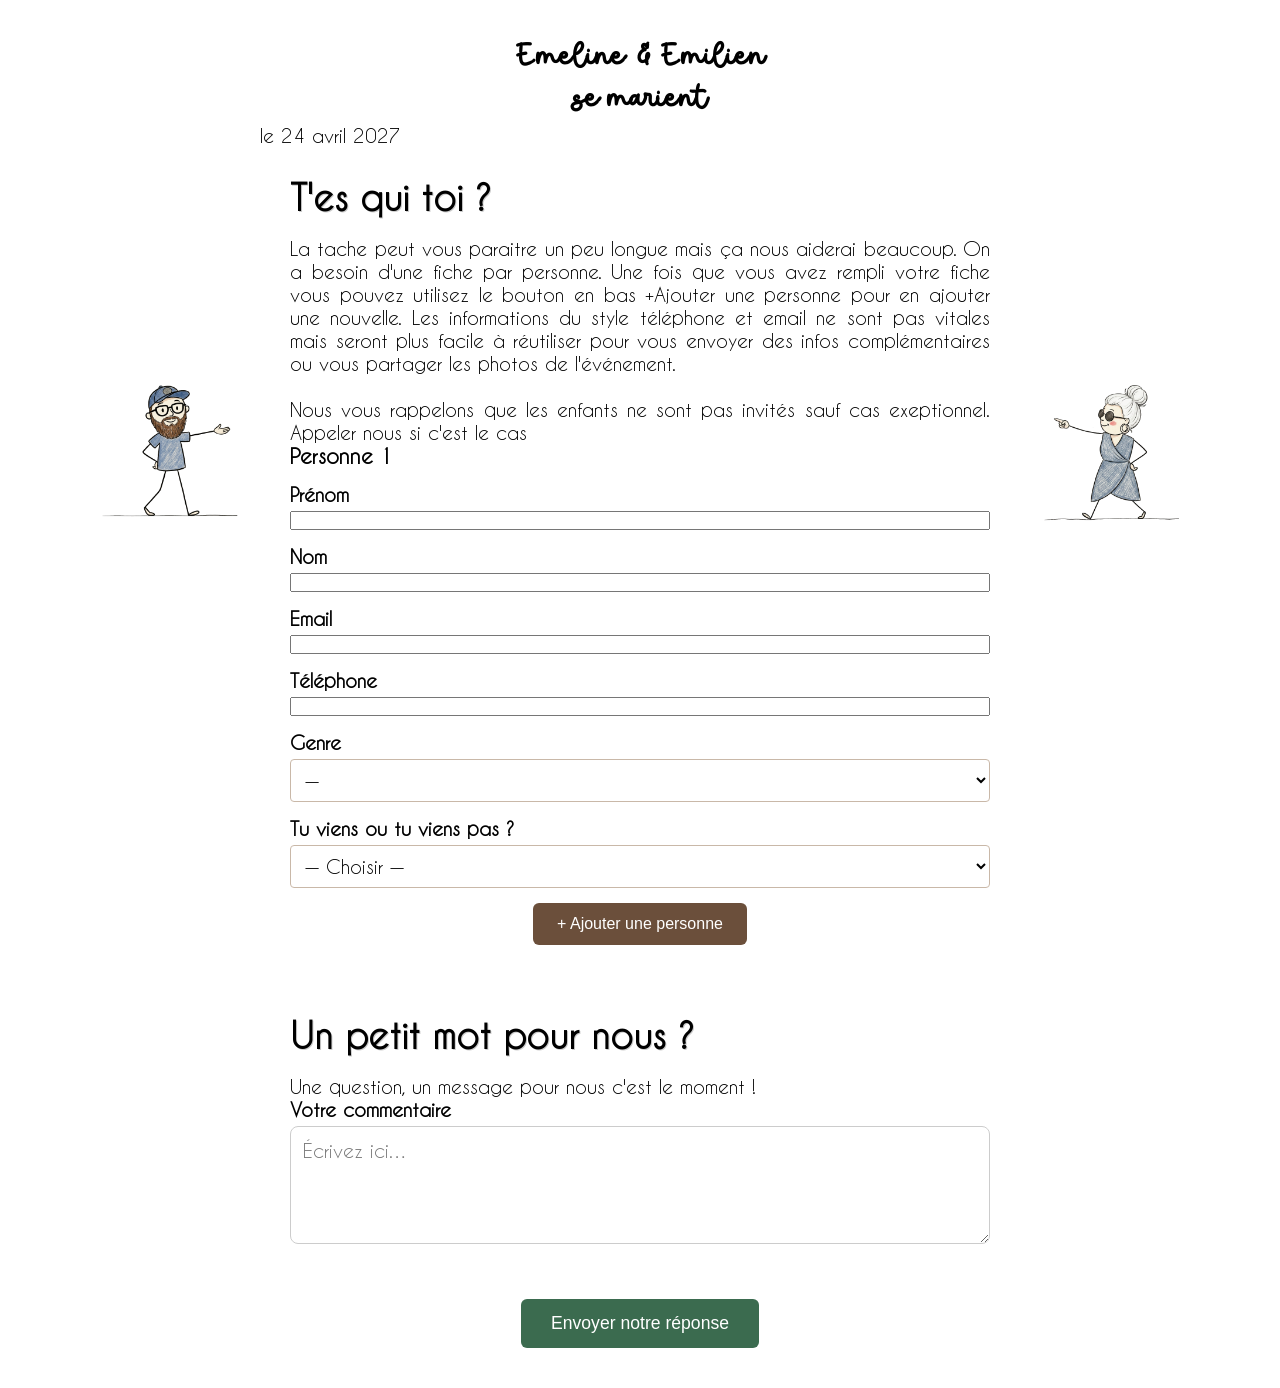
<file: index.html>
<!DOCTYPE html>
<html lang="fr">
<head>
<meta charset="UTF-8">
<meta name="viewport" content="width=device-width, initial-scale=1.0">
<title>Mariage Emeline & Emilien — 24 avril 2027</title>
<link rel="stylesheet" href="style.css">
</head>
<body>
<div id="fond-anime" aria-hidden="true"></div>

<!-- ============================================================
     FORMULAIRE — page unique
     ============================================================ -->
<div id="form-container">
  <form id="rsvp-form" action="https://api.web3forms.com/submit" method="POST" autocomplete="off">

    <input type="hidden" name="access_key" value="70844ea2-02ba-4b14-b611-c4b241e174a0">
    <input type="hidden" name="subject" value="Nouvelle réponse mariage Emeline & Emilien">
    <input type="hidden" name="version" id="input-version" value="a">

<header class="entete">
  <h1>
    <span class="ligne-mobile">Emeline<br>&<br>Emilien<br>se marient</span>
    <span class="ligne-desktop">Emeline & Emilien<br>se marient</span>
  </h1>
  <p class="date">le 24 avril 2027</p>
</header>

    <!-- Guides visuels : le pere a gauche, la mere a droite -->
    <img id="guide-pere" class="guide-personnage" src="images/pereparici.png" alt="" aria-hidden="true">
    <img id="guide-mere" class="guide-personnage" src="images/mereparici.png" alt="" aria-hidden="true">
    <img id="guide-fils"  class="guide-personnage guide-enfant hidden"
     src="images/filsdanse.gif" alt="">
<img id="guide-fille" class="guide-personnage guide-enfant hidden"
     src="images/filledanse.gif" alt="">
    <!-- ---------- BLOC 1 : LES INVITÉS ---------- -->
    <section class="cadre" id="bloc-invites">
      <h2>T'es qui toi ?</h2>
        <p class="intro-bloc">
        La tache peut vous paraitre un peu longue mais ça nous aiderai beaucoup. On a besoin d'une fiche par personne. Une fois que vous avez rempli votre fiche vous pouvez utilisez le bouton en bas +Ajouter une personne pour en ajouter une nouvelle. Les informations du style téléphone et email ne sont pas vitales mais seront plus facile à réutiliser pour vous envoyer des infos complémentaires ou vous partager les photos de l'événement.
        </p>
        <br>
        <p>Nous vous rappelons que les enfants ne sont pas invités sauf cas exeptionnel. Appeler nous si c'est le cas</p>
      <div id="personnes-container">

        <!-- ===== FICHE 1 (toujours visible) ===== -->
        <div class="fiche-personne" data-index="1">
          <div class="fiche-header">
            <span class="fiche-numero">Toi</span>
          </div>

          <div class="ligne-2col">
            <div class="champ">
              <label for="p1_prenom">Prénom</label>
              <input type="text" id="p1_prenom" name="p1_prenom" required>
            </div>
            <div class="champ">
              <label for="p1_nom">Nom</label>
              <input type="text" id="p1_nom" name="p1_nom" required>
            </div>
          </div>

          <div class="ligne-2col">
            <div class="champ">
              <label for="p1_email">Email</label>
              <input type="email" id="p1_email" name="p1_email">
            </div>
            <div class="champ">
              <label for="p1_tel">Téléphone</label>
              <input type="tel" id="p1_tel" name="p1_tel">
            </div>
          </div>

          <div class="champ">
            <label for="p1_genre">Genre</label>
            <select id="p1_genre" name="p1_genre">
              <option value="">—</option>
              <option value="homme">Homme</option>
              <option value="femme">Femme</option>
              <option value="licorne">Licorne</option>
              <option value="nain">Nain</option>
            </select>
          </div>

          <div class="champ">
            <label for="p1_presence">Tu viens ou tu viens pas ?</label>
            <select id="p1_presence" name="p1_presence" class="select-presence" required>
              <option value="">— Choisir —</option>
              <option value="absent"                       >Absent(e), hélas. J'ai aquaponey</option>
              <option value="vin"     data-versions="a b c">Vin d'honneur uniquement</option>
              <option value="soir"    data-versions="a b"  >Vin d'honneur + soirée</option>
              <option value="journee" data-versions="a"    >Toute la journée,</option>
              <option value="retour"  data-versions="a"    >La journée et le lendemain</option>
            </select>
          </div>

          <!-- Conditionnel : repas -->
          <div class="conditionnel hidden" data-show-if="repas">
            <div class="champ">
              <label for="p1_regime">Des restrictions alimentaires ?</label>
              <select id="p1_regime" name="p1_regime">
                <option value=""         >— Choisir —</option>
                <option value="aucune"   >Non, je mange de tout</option>
                <option value="cannibale">Cannibale</option>
                <option value="vege"     >Végétarien</option>
                <option value="vegan"    >Vegan</option>
                <option value="kasher"   >Kasher</option>
                <option value="hallal"   >Hallal</option>
                <option value="demander" >Demander à ma femme</option>
              </select>
            </div>
            <div class="champ">
              <label for="p1_allergies">Allergies alimentaires (précisez)</label>
              <input type="text" id="p1_allergies" name="p1_allergies"
                     placeholder="Arachides, fruits de mer, noix, légumes…">
            </div>
          </div>

          <!-- Conditionnel : logement -->
          <div class="conditionnel hidden" data-show-if="logement">
            <div class="champ">
              <label for="p1_logement">Besoin d'un hébergement ?</label>
              <p>On peut vous aider à trouver un logement, en fonction du nombre on peut trouver des solutions, mais on reprendra contact avec les intéressés.</p>
              <select id="p1_logement" name="p1_logement">
                <option value=""   >— Choisir —</option>
                <option value="non">Non merci</option>
                <option value="oui">Oui</option>
              </select>
            </div>
          </div>
          <div class="conditionnel hidden" data-show-if="aide">
  <div class="champ">
    <label for="p1_aide">Prêt(e) à donner un coup de main pendant la journée ?</label>
    <p>On a besoin de vous pendant la journée si chacun en fait un peu ce ne sera lourd pour personne</p>
    <select id="p1_aide" name="p1_aide">
      <option value="">— Choisir —</option>
      <option value="non">Non, désolé</option>
      <option value="oui">Oui, avec plaisir</option>
    </select>
  </div>
  <div class="ligne-2col">
     <div class="champ">
       <label for="p1_chanson1">Une chanson que tu voudrais entendre</label>
       <input type="text" id="p1_chanson1" name="p1_chanson1" placeholder="Titre — Artiste">
     </div>
      <div class="champ">
        <label for="p1_chanson2">Une autre ! une autre !</label>
       <input type="text" id="p1_chanson2" name="p1_chanson2" placeholder="Titre — Artiste">
     </div>
    </div>
  </div>
</div>
        <!-- ===== FIN FICHE 1 ===== -->

        <!-- Les fiches 2 à 8 sont clonées en JS depuis la fiche 1 [LOT 1] -->
<button type="button" class="btn-supprimer hidden" aria-label="Supprimer cette personne">✕ Supprimer cette personne</button>
      </div>

      <button type="button" id="btn-ajouter">+ Ajouter une personne</button>
    </section>
    <!-- ---------- BLOC COMMENTAIRE ---------- -->
    <section class="cadre" id="bloc-commentaire">
      <h2>Un petit mot pour nous ?</h2>
      <p class="intro-bloc">
        Une question, un message pour nous c'est le moment !
      </p>
      <div class="champ">
        <label for="commentaire">Votre commentaire</label>
        <textarea id="commentaire" name="commentaire" rows="4"
                  placeholder="Écrivez ici…"></textarea>
      </div>
    </section>
<!-- ---------- ENVOI ---------- -->
    <div class="zone-envoi">
      <button type="submit" id="btn-envoyer">Envoyer notre réponse</button>
      <p class="message-erreur hidden" id="message-erreur"></p>
    </div>

  </form>
</div>


<!-- ============================================================
     ÉCRAN FINAL
     ============================================================ -->
<div id="end-screen" class="hidden">
  <img id="img-fin" src="images/mariagefamille.png" alt="Les mariés">
  <h2>Merci pour votre réponse !</h2>
  <p>Nous avons hâte de célébrer ce jour avec vous.</p>
</div>

<script src="script.js"></script>
<script type="module" src="https://static.cloudflareinsights.com/beacon.min.js/v31edd6df95cf4e85bb4c19e7a9bdbcba1788362987495" integrity="sha512-iIg7k2xntmwu6/uSb5tpc/hySgZc4eoL31yB29W6tJFo2akwjPWcEqnCEdJvGexCL0KEQwVYv5BlowfhVz26hg==" data-cf-beacon='{"version":"2024.11.0","token":"8607d2a720d14b038279025b2b5a82e5","spa":2}' crossorigin="anonymous"></script>
</body>
</html>
</file>
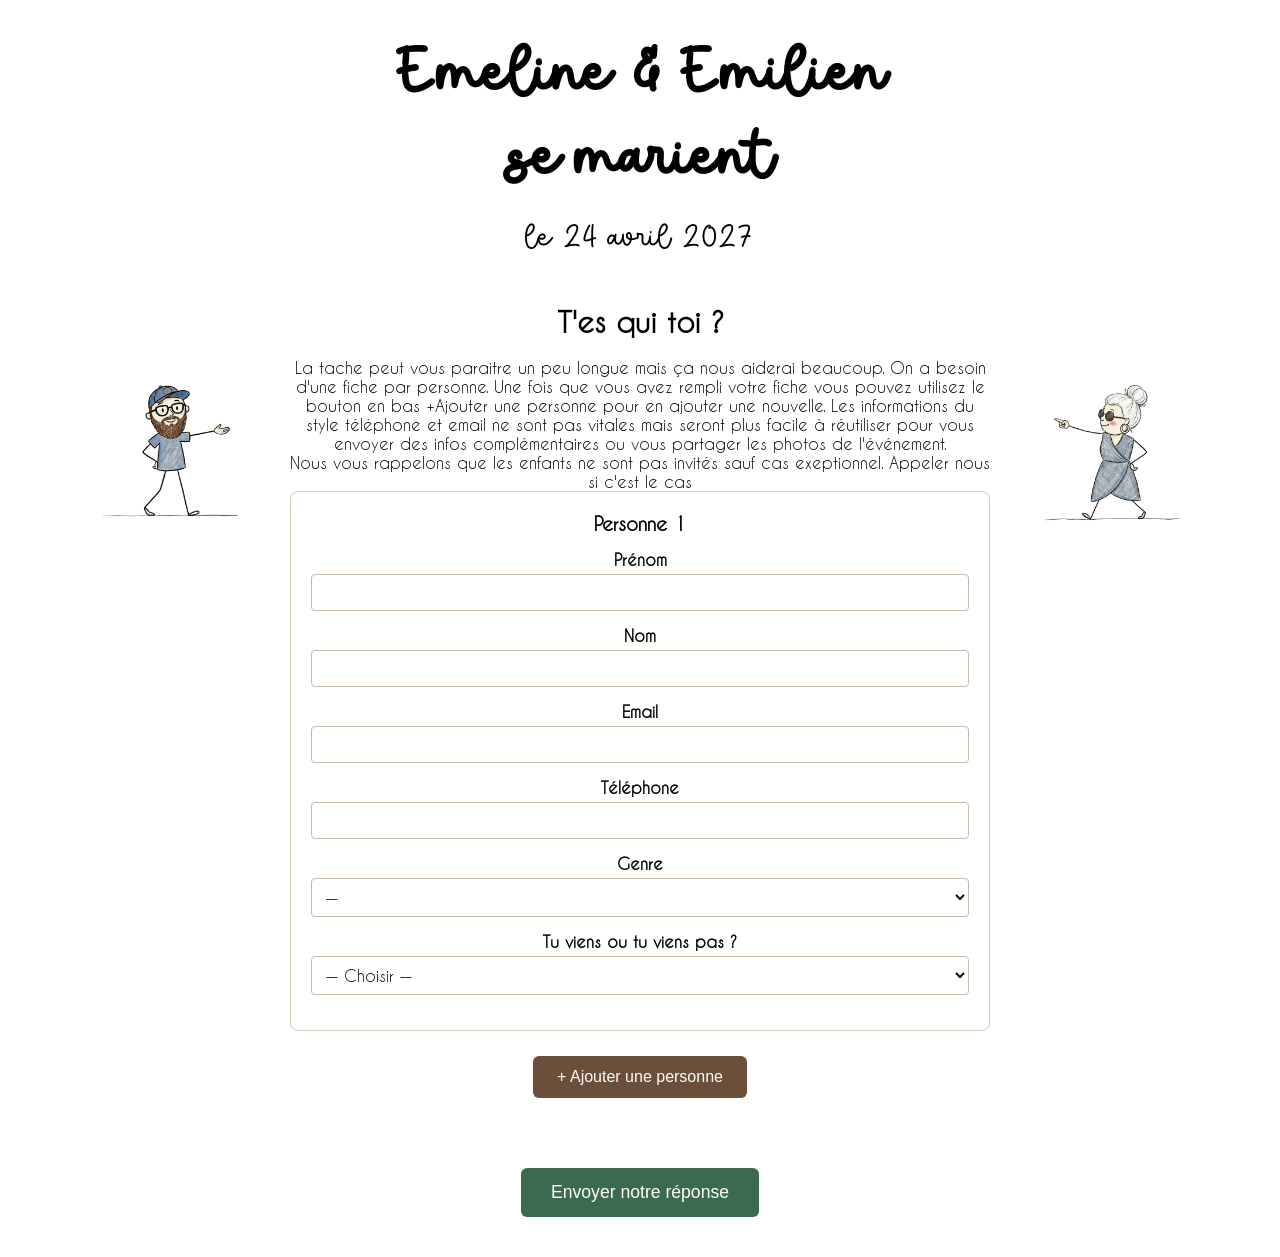
<file: mariageTest1/index.html>
<!DOCTYPE html>
<html lang="fr">
<head>
<meta charset="UTF-8">
<meta name="viewport" content="width=device-width, initial-scale=1.0">
<title>Mariage Emeline & Emilien — 24 avril 2027</title>
<link rel="stylesheet" href="style.css">
</head>
<body>
<div id="fond-anime" aria-hidden="true"></div>

<!-- ============================================================
     FORMULAIRE — page unique
     ============================================================ -->
<div id="form-container">
  <form id="rsvp-form" action="https://formbold.com/s/3dJxx" method="POST" autocomplete="off">

    <input type="hidden" name="version" id="input-version" value="a">

<header class="entete">
  <h1>
    <span class="ligne-mobile">Emeline<br>&<br>Emilien<br>se marient</span>
    <span class="ligne-desktop">Emeline & Emilien<br>se marient</span>
  </h1>
  <p class="date">le 24 avril 2027</p>
</header>

    <!-- Guides visuels : le pere a gauche, la mere a droite -->
    <img id="guide-pere" class="guide-personnage" src="images/pereparici.png" alt="" aria-hidden="true">
    <img id="guide-mere" class="guide-personnage" src="images/mereparici.png" alt="" aria-hidden="true">
    <img id="guide-fils"  class="guide-personnage guide-enfant hidden"
     src="images/filsdanse.gif" alt="">
<img id="guide-fille" class="guide-personnage guide-enfant hidden"
     src="images/filledanse.gif" alt="">
    <!-- ---------- BLOC 1 : LES INVITÉS ---------- -->
    <section class="cadre" id="bloc-invites">
      <h2>T'es qui toi ?</h2>
      <p class="intro-bloc">
        La tache peut vous paraitre un peu longue mais ça nous aiderai beaucoup. On a besoin d'une fiche par personne. Une fois que vous avez rempli votre fiche vous pouvez utilisez le bouton en bas +Ajouter une personne pour en ajouter une nouvelle. Les informations du style téléphone et email ne sont pas vitales mais seront plus facile à réutiliser pour vous envoyer des infos complémentaires ou vous partager les photos de l'événement.
      </p>
<p>Nous vous rappelons que les enfants ne sont pas invités sauf cas exeptionnel. Appeler nous si c'est le cas</p>
      <div id="personnes-container">

        <!-- ===== FICHE 1 (toujours visible) ===== -->
        <div class="fiche-personne" data-index="1">
          <div class="fiche-header">
            <span class="fiche-numero">Toi</span>
            <button type="button" class="btn-supprimer" aria-label="Supprimer">✕</button>
          </div>

          <div class="ligne-2col">
            <div class="champ">
              <label for="p1_prenom">Prénom</label>
              <input type="text" id="p1_prenom" name="p1_prenom" required>
            </div>
            <div class="champ">
              <label for="p1_nom">Nom</label>
              <input type="text" id="p1_nom" name="p1_nom" required>
            </div>
          </div>

          <div class="ligne-2col">
            <div class="champ">
              <label for="p1_email">Email</label>
              <input type="email" id="p1_email" name="p1_email">
            </div>
            <div class="champ">
              <label for="p1_tel">Téléphone</label>
              <input type="tel" id="p1_tel" name="p1_tel">
            </div>
          </div>

          <div class="champ">
            <label for="p1_genre">Genre</label>
            <select id="p1_genre" name="p1_genre">
              <option value="">—</option>
              <option value="homme">Homme</option>
              <option value="femme">Femme</option>
              <option value="licorne">Licorne</option>
              <option value="nain">Nain</option>
            </select>
          </div>

          <div class="champ">
            <label for="p1_presence">Tu viens ou tu viens pas ?</label>
            <select id="p1_presence" name="p1_presence" class="select-presence" required>
              <option value="">— Choisir —</option>
              <option value="absent">Absent(e), hélas. J'ai aquaponey</option>
              <option value="vin"    data-versions="a b c">Vin d'honneur uniquement</option>
              <option value="soir"   data-versions="a b">Vin d'honneur + soirée</option>
              <option value="journee" data-versions="a">Toute la journée,</option>
              <option value="retour"  data-versions="a">La journée et le lendemain</option>
            </select>
          </div>

          <!-- Conditionnel : repas -->
          <div class="conditionnel hidden" data-show-if="repas">
            <div class="champ">
              <label for="p1_regime">Des restrictions alimentaires ?</label>
              <select id="p1_regime" name="p1_regime">
                <option value="aucune">Non, je mange de tout</option>
                <option value="cannibale">Cannibale</option>
                <option value="vege">Végétarien</option>
                <option value="vegan">Vegan</option>
                <option value="kasher">Kasher</option>
                <option value="hallal">Hallal</option>
                <option value="demander">Demander à ma femme</option>
              </select>
            </div>
            <div class="champ">
              <label for="p1_allergies">Allergies alimentaires (précisez)</label>
              <input type="text" id="p1_allergies" name="p1_allergies"
                     placeholder="Arachides, fruits de mer, noix, légumes…">
            </div>
          </div>

          <!-- Conditionnel : logement -->
          <div class="conditionnel hidden" data-show-if="logement">
            <div class="champ">
              <label for="p1_logement">Besoin d'un hébergement ?</label>
              <p>On peut vous aider à trouver un logement, en fonction du nombre on peut trouver des solutions, mais on reprendra contact avec les intéressés.</p>
              <select id="p1_logement" name="p1_logement">
                <option value="non">Non merci</option>
                <option value="oui">Oui</option>
                <option value="peutetre">Peut-être</option>
              </select>
            </div>
          </div>
          <div class="conditionnel hidden" data-show-if="aide">
  <div class="champ">
    <label for="p1_aide">Prêt(e) à donner un coup de main pendant la journée ?</label>
    <p>On a besoin de vous pendant la journée si chacun en fait un peu ce ne sera lourd pour personne</p>
    <select id="p1_aide" name="p1_aide">
      <option value="">— Choisir —</option>
      <option value="non">Non, désolé</option>
      <option value="oui">Oui, avec plaisir</option>
      <option value="peutetre">Peut-être, dites-moi ce qu'il faut faire</option>
    </select>
  </div>
  <div class="ligne-2col">
     <div class="champ">
       <label for="p1_chanson1">Une chanson que tu voudrais entendre</label>
       <input type="text" id="p1_chanson1" name="p1_chanson1" placeholder="Titre — Artiste">
     </div>
      <div class="champ">
        <label for="p1_chanson2">Une deuxième chanson</label>
       <input type="text" id="p1_chanson2" name="p1_chanson2" placeholder="Titre — Artiste">
     </div>
    </div>
           <div class="zone-gif"></div>
 </div>
          <div class="zone-gif"></div>
        </div>
        <!-- ===== FIN FICHE 1 ===== -->

        <!-- Les fiches 2 à 8 sont clonées en JS depuis la fiche 1 [LOT 1] -->

      </div>

      <button type="button" id="btn-ajouter">+ Ajouter une personne</button>
    </section>

<!-- ---------- ENVOI ---------- -->
    <div class="zone-envoi">
      <button type="submit" id="btn-envoyer">Envoyer notre réponse</button>
      <p class="message-erreur hidden" id="message-erreur"></p>
    </div>

  </form>
</div>


<!-- ============================================================
     ÉCRAN FINAL
     ============================================================ -->
<div id="end-screen" class="hidden">
  <img id="img-fin" src="images/mariagefamille.png" alt="Les mariés">
  <h2>Merci pour votre réponse !</h2>
  <p>Nous avons hâte de célébrer ce jour avec vous.</p>
</div>

<script src="script.js"></script>
<script type="module" src="https://static.cloudflareinsights.com/beacon.min.js/v31edd6df95cf4e85bb4c19e7a9bdbcba1788362987495" integrity="sha512-iIg7k2xntmwu6/uSb5tpc/hySgZc4eoL31yB29W6tJFo2akwjPWcEqnCEdJvGexCL0KEQwVYv5BlowfhVz26hg==" data-cf-beacon='{"version":"2024.11.0","token":"8607d2a720d14b038279025b2b5a82e5","spa":2}' crossorigin="anonymous"></script>
</body>
</html>
</file>
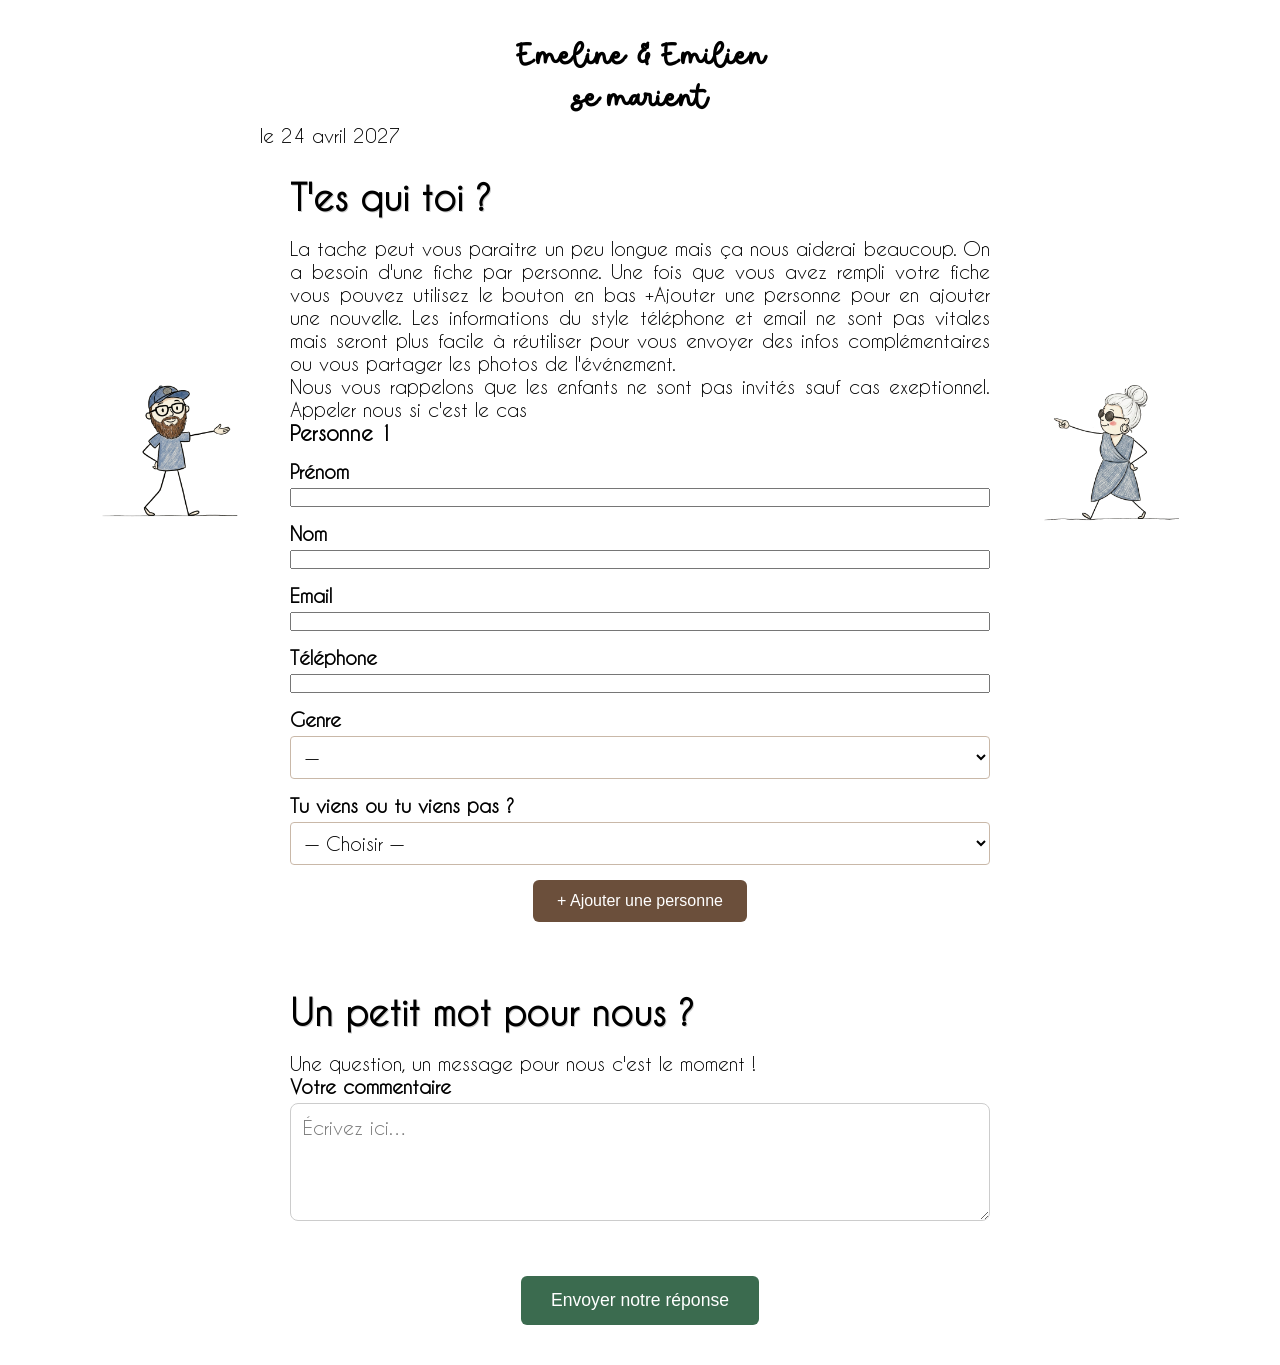
<file: index .html>
<!DOCTYPE html>
<html lang="fr">
<head>
<meta charset="UTF-8">
<meta name="viewport" content="width=device-width, initial-scale=1.0">
<title>Mariage Emeline & Emilien — 24 avril 2027</title>
<link rel="stylesheet" href="style.css">
</head>
<body>
<div id="fond-anime" aria-hidden="true"></div>

<!-- ============================================================
     FORMULAIRE — page unique
     ============================================================ -->
<div id="form-container">
  <form id="rsvp-form" action="https://formbold.com/s/3dJxx" method="POST" autocomplete="off">

    <input type="hidden" name="version" id="input-version" value="a">

<header class="entete">
  <h1>
    <span class="ligne-mobile">Emeline<br>&<br>Emilien<br>se marient</span>
    <span class="ligne-desktop">Emeline & Emilien<br>se marient</span>
  </h1>
  <p class="date">le 24 avril 2027</p>
</header>

    <!-- Guides visuels : le pere a gauche, la mere a droite -->
    <img id="guide-pere" class="guide-personnage" src="images/pereparici.png" alt="" aria-hidden="true">
    <img id="guide-mere" class="guide-personnage" src="images/mereparici.png" alt="" aria-hidden="true">
    <img id="guide-fils"  class="guide-personnage guide-enfant hidden"
     src="images/filsdanse.gif" alt="">
<img id="guide-fille" class="guide-personnage guide-enfant hidden"
     src="images/filledanse.gif" alt="">
    <!-- ---------- BLOC 1 : LES INVITÉS ---------- -->
    <section class="cadre" id="bloc-invites">
      <h2>T'es qui toi ?</h2>
      <p class="intro-bloc">
        La tache peut vous paraitre un peu longue mais ça nous aiderai beaucoup. On a besoin d'une fiche par personne. Une fois que vous avez rempli votre fiche vous pouvez utilisez le bouton en bas +Ajouter une personne pour en ajouter une nouvelle. Les informations du style téléphone et email ne sont pas vitales mais seront plus facile à réutiliser pour vous envoyer des infos complémentaires ou vous partager les photos de l'événement.
      </p>
<p>Nous vous rappelons que les enfants ne sont pas invités sauf cas exeptionnel. Appeler nous si c'est le cas</p>
      <div id="personnes-container">

        <!-- ===== FICHE 1 (toujours visible) ===== -->
        <div class="fiche-personne" data-index="1">
          <div class="fiche-header">
            <span class="fiche-numero">Toi</span>
          </div>

          <div class="ligne-2col">
            <div class="champ">
              <label for="p1_prenom">Prénom</label>
              <input type="text" id="p1_prenom" name="p1_prenom" required>
            </div>
            <div class="champ">
              <label for="p1_nom">Nom</label>
              <input type="text" id="p1_nom" name="p1_nom" required>
            </div>
          </div>

          <div class="ligne-2col">
            <div class="champ">
              <label for="p1_email">Email</label>
              <input type="email" id="p1_email" name="p1_email">
            </div>
            <div class="champ">
              <label for="p1_tel">Téléphone</label>
              <input type="tel" id="p1_tel" name="p1_tel">
            </div>
          </div>

          <div class="champ">
            <label for="p1_genre">Genre</label>
            <select id="p1_genre" name="p1_genre">
              <option value="">—</option>
              <option value="homme">Homme</option>
              <option value="femme">Femme</option>
              <option value="licorne">Licorne</option>
              <option value="nain">Nain</option>
            </select>
          </div>

          <div class="champ">
            <label for="p1_presence">Tu viens ou tu viens pas ?</label>
            <select id="p1_presence" name="p1_presence" class="select-presence" required>
              <option value="">— Choisir —</option>
              <option value="absent">Absent(e), hélas. J'ai aquaponey</option>
              <option value="vin"    data-versions="a b c">Vin d'honneur uniquement</option>
              <option value="soir"   data-versions="a b">Vin d'honneur + soirée</option>
              <option value="journee" data-versions="a">Toute la journée,</option>
              <option value="retour"  data-versions="a">La journée et le lendemain</option>
            </select>
          </div>

          <!-- Conditionnel : repas -->
          <div class="conditionnel hidden" data-show-if="repas">
            <div class="champ">
              <label for="p1_regime">Des restrictions alimentaires ?</label>
              <select id="p1_regime" name="p1_regime">
                <option value="aucune">Non, je mange de tout</option>
                <option value="cannibale">Cannibale</option>
                <option value="vege">Végétarien</option>
                <option value="vegan">Vegan</option>
                <option value="kasher">Kasher</option>
                <option value="hallal">Hallal</option>
                <option value="demander">Demander à ma femme</option>
              </select>
            </div>
            <div class="champ">
              <label for="p1_allergies">Allergies alimentaires (précisez)</label>
              <input type="text" id="p1_allergies" name="p1_allergies"
                     placeholder="Arachides, fruits de mer, noix, légumes…">
            </div>
          </div>

          <!-- Conditionnel : logement -->
          <div class="conditionnel hidden" data-show-if="logement">
            <div class="champ">
              <label for="p1_logement">Besoin d'un hébergement ?</label>
              <p>On peut vous aider à trouver un logement, en fonction du nombre on peut trouver des solutions, mais on reprendra contact avec les intéressés.</p>
              <select id="p1_logement" name="p1_logement">
                <option value="non">Non merci</option>
                <option value="oui">Oui</option>
                <option value="peutetre">Peut-être</option>
              </select>
            </div>
          </div>
          <div class="conditionnel hidden" data-show-if="aide">
  <div class="champ">
    <label for="p1_aide">Prêt(e) à donner un coup de main pendant la journée ?</label>
    <p>On a besoin de vous pendant la journée si chacun en fait un peu ce ne sera lourd pour personne</p>
    <select id="p1_aide" name="p1_aide">
      <option value="">— Choisir —</option>
      <option value="non">Non, désolé</option>
      <option value="oui">Oui, avec plaisir</option>
      <option value="peutetre">Peut-être, dites-moi ce qu'il faut faire</option>
    </select>
  </div>
  <div class="ligne-2col">
     <div class="champ">
       <label for="p1_chanson1">Une chanson que tu voudrais entendre</label>
       <input type="text" id="p1_chanson1" name="p1_chanson1" placeholder="Titre — Artiste">
     </div>
      <div class="champ">
        <label for="p1_chanson2">Une deuxième chanson</label>
       <input type="text" id="p1_chanson2" name="p1_chanson2" placeholder="Titre — Artiste">
     </div>
    </div>
  </div>
          <button type="button" class="btn-supprimer" aria-label="Supprimer cette personne">- Supprimer cette personne</button>
        <!-- ===== FIN FICHE 1 ===== -->

        <!-- Les fiches 2 à 8 sont clonées en JS depuis la fiche 1 [LOT 1] -->

      </div>

      <button type="button" id="btn-ajouter">+ Ajouter une personne</button>
    </section>
    <!-- ---------- BLOC COMMENTAIRE ---------- -->
    <section class="cadre" id="bloc-commentaire">
      <h2>Un petit mot pour nous ?</h2>
      <p class="intro-bloc">
        Une question, un message pour nous c'est le moment !
      </p>
      <div class="champ">
        <label for="commentaire">Votre commentaire</label>
        <textarea id="commentaire" name="commentaire" rows="4"
                  placeholder="Écrivez ici…"></textarea>
      </div>
    </section>
<!-- ---------- ENVOI ---------- -->
    <div class="zone-envoi">
      <button type="submit" id="btn-envoyer">Envoyer notre réponse</button>
      <p class="message-erreur hidden" id="message-erreur"></p>
    </div>

  </form>
</div>


<!-- ============================================================
     ÉCRAN FINAL
     ============================================================ -->
<div id="end-screen" class="hidden">
  <img id="img-fin" src="images/mariagefamille.png" alt="Les mariés">
  <h2>Merci pour votre réponse !</h2>
  <p>Nous avons hâte de célébrer ce jour avec vous.</p>
</div>

<script src="script.js"></script>
<script type="module" src="https://static.cloudflareinsights.com/beacon.min.js/v31edd6df95cf4e85bb4c19e7a9bdbcba1788362987495" integrity="sha512-iIg7k2xntmwu6/uSb5tpc/hySgZc4eoL31yB29W6tJFo2akwjPWcEqnCEdJvGexCL0KEQwVYv5BlowfhVz26hg==" data-cf-beacon='{"version":"2024.11.0","token":"8607d2a720d14b038279025b2b5a82e5","spa":2}' crossorigin="anonymous"></script>
<script type="module" src="https://static.cloudflareinsights.com/beacon.min.js/v31edd6df95cf4e85bb4c19e7a9bdbcba1788362987495" integrity="sha512-iIg7k2xntmwu6/uSb5tpc/hySgZc4eoL31yB29W6tJFo2akwjPWcEqnCEdJvGexCL0KEQwVYv5BlowfhVz26hg==" data-cf-beacon='{"version":"2024.11.0","token":"8607d2a720d14b038279025b2b5a82e5","spa":2}' crossorigin="anonymous"></script>
</body>
</html>
</file>
<file: style.css>
/* ===== RESET (à mettre en haut du CSS) ===== */
* {
  margin: 0;
  padding: 0;
  box-sizing: border-box;
}

.hidden {
    display: none !important;
}

.cadre {
    /* Cadre fleuri desactive pour l'instant — reactiver ces 2 lignes pour le remettre
       (la bordure de 80px reprendra 160px de largeur au contenu) :
    border: 80px solid transparent;
    border-image: url('images/cadre-fleuri1.png') 200 round; */
    border: none;
    padding: 10px;
    margin: 20px;
}
/* ===================================================================
   LOT 4 — MISE EN PAGE DU FORMULAIRE
   =================================================================== */
/*Polices*/
@font-face {
  font-family: 'CaviarDreams';
  src: url('./fonts/CaviarDreams.woff2') format('woff2');
  font-weight: 400;
  font-style: normal;
  font-display: swap;
}
@font-face {
  font-family: 'iloveyou';
  src: url('./fonts/iloveyou.woff2') format('woff2');
  font-weight: 400;
  font-style: normal;
  font-display: swap;
}

#bloc-commentaire textarea {
  font-family: 'CaviarDreams';
  width: 100%;
  font-size: clamp(0.8rem, 2vw, 1.2rem);
  padding: 0.6em;
  border-radius: 8px;
  border: 1px solid #ccc;
  resize: vertical;
  z-index: 10;
}

body {
  font-family: 'CaviarDreams';
  text-align: justify;
  font-size: clamp(0.8rem, 2vw, 1.2rem);
  z-index: 10;
}

h1 {
  font-family: 'iloveyou'; /* hérite du header, cohérent */
  text-align: center;
  line-height: 1.2;
  font-size: clamp(2rem, 6vw, 2.2rem);
  z-index: 10;
}

#form-container {
  max-width: 800px;
  margin: 0 auto;
  padding: 40px 20px;
  z-index: 10;
}

/* --- Sections générales (.cadre sert déjà de conteneur visuel) --- */
.cadre h2 {
  font-family: 'CaviarDreams';
  font-size: clamp(1.5rem, 5vw, 2.2rem);
  margin-bottom: 20px;
  text-shadow: 0.5px 0.5px 0 rgba(0,0,0,0.2);
  z-index: 10;
}

/* Fiche personne : CaviarDreams un peu plus petit */
.fiche-numero {
  font-family: 'CaviarDreams';
  display: block;
  font-weight: bold;
  font-size: 1.3rem;
  margin-bottom: 15px;
  z-index: 10;
}

.fiche-personne {
  position: relative;
}
/* --- Bouton supprimer une personne --- */

.btn-supprimer {
  display: block;
  margin: 15px auto 0;
  padding: 12px 24px;
  background: #b33a3a;
  color: #fff;
  border: none;
  border-radius: 6px;
  cursor: pointer;
  font-size: 1rem;
}
.btn-supprimer:hover {
  background: #8f2d2d;
}
/* --- Bouton ajouter une personne --- */
#btn-ajouter {
  display: block;
  margin: 0 auto 30px;
  padding: 12px 24px;
  background: #6b4f3b;
  color: #fff;
  border: none;
  border-radius: 6px;
  cursor: pointer;
  font-size: 1rem;
  position: relative; 
  z-index: 10;   
}

#btn-ajouter:disabled {
  background: #ccc;
  cursor: not-allowed;
}
/* --- Champs de formulaire --- */
.champ {
  margin-bottom: 15px;
  display: flex;
  flex-direction: column;
  z-index: 10;
}

.champ label {
  font-family: 'CaviarDreams';
  margin-bottom: 5px;
  font-weight: bold;
  z-index: 10;
}

.champ input{   
   z-index: 10;}
.champ select,
.champ textarea {
  font-family: 'CaviarDreams';
  padding: 8px 10px;
  border: 1px solid #c9b8a8;
  border-radius: 4px;
  font-size: clamp(0.8rem, 2vw, 1.2rem);
  background: #fff;
  z-index: 10;
}


/* --- Blocs conditionnels (repas / logement) --- */
.conditionnel {
  border-left: 3px solid #d8b878;
  padding-left: 15px;
  margin-top: 10px;
}


.guide-personnage {
  position: fixed;
  top: 50%;
  transform: translateY(-50%);
  width: 150px;
  z-index: 5;
  transition: opacity 0.3s ease;
}

/* Cales contre le formulaire : 15px entre le personnage et le bord du cadre.
   545px = 380 (demi-largeur du cadre) + 15 (ecart) + 150 (largeur du personnage) */
#guide-pere { left:  calc(50% - 545px); }
#guide-mere { right: calc(50% - 545px); }
/* Enfants : empilés sous le père et la mère */
#guide-fils  { left: calc(50% - 545px); }
#guide-fille { right:calc(50% - 545px); }

/* Décalage vertical : moitié de la hauteur du parent + un écart */
.guide-enfant {
  transform: translateY(calc(-50% + 200px));
}
.ligne-desktop { display: inline; }
.ligne-mobile { display: none; }

@media (max-width: 640px) {
  .ligne-desktop { display: none; }
  .ligne-mobile { display: inline; }
}
@media (max-width: 1180px) { 
  /* Tous les guides : fixés au centre vertical de l'écran, côte à côte */
  .guide-personnage {
    position: fixed;
    top: 50%;
    transform: translateY(-50%);
    width: 150px;
    z-index: 5;              /* derrière le formulaire */
    opacity: 0.6;            /* discret en arrière-plan */
    pointer-events: none;    /* les clics passent à travers */
  }

  /* Répartition horizontale autour du centre de l'écran.
     70px de large + 10px d'écart => pas de 80px par personnage */
  #guide-pere  { left: calc(50% - 200px); }
  #guide-mere  { right: calc(50% - 200px);  }
  #guide-fils  { left: calc(50% - 200px); top: calc(50% + 180px); }
  #guide-fille { right: calc(50% - 200px);top: calc(50% + 180px); } 
}
/* --- Bouton d'envoi --- */
#rsvp-form button[type="submit"] {
  display: block;
  margin: 30px auto 0;
  padding: 14px 30px;
  background: #3b6b4f;
  color: #fff;
  border: none;
  border-radius: 6px;
  font-size: 1.1rem;
  cursor: pointer;
}

/* --- Fond animé : décor non interactif derrière le contenu --- */
#fond-anime {
  position: fixed;
  inset: 0;
  z-index: 0;
  pointer-events: none;
  overflow: hidden;
  background: transparent;
}

#form-container {
    z-index: 10;
}

#end-screen {
  text-align: center;
}

#end-screen h2,
#end-screen p {
  text-align: center;
  margin: 10px auto;
}

.fond-anime-element {
  position: absolute;
  top: 0;
  left: 0;
  user-select: none;
  will-change: transform, opacity;
  animation: fond-anime-fall var(--fall-duration, 8s) linear forwards;
}

@keyframes fond-anime-fall {
  from {
    transform: translate3d(0, -10vh, 0) rotate(0deg);
    opacity: 0;
  }
  10% { opacity: 0.9; }
  90% { opacity: 0.9; }
  to {
    transform: translate3d(0, 110vh, 0) rotate(360deg);
    opacity: 0;
  }
}

@media (max-width: 640px) {
  #fond-anime { opacity: 0.55; }
  .fond-anime-element { animation-duration: 9s; }
}

@media (prefers-reduced-motion: reduce) {
  #fond-anime { display: none; }
}
#img-fin {
  max-width: 600px;   /* ajuste selon ton besoin */
  width: 80%;         /* pour que ça reste responsive sur mobile */
  height: auto;
  display: block;
  margin: 0 auto;
}
</file>
<file: mariageTest1/style.css>
/* ===== RESET (à mettre en haut du CSS) ===== */
* {
  margin: 0;
  padding: 0;
  box-sizing: border-box;
}

.hidden {
    display: none !important;
}

.cadre {
    /* Cadre fleuri desactive pour l'instant — reactiver ces 2 lignes pour le remettre
       (la bordure de 80px reprendra 160px de largeur au contenu) :
    border: 80px solid transparent;
    border-image: url('images/cadre-fleuri1.png') 200 round; */
    border: none;
    padding: 10px;
    margin: 20px;
}
/* ===================================================================
   LOT 4 — MISE EN PAGE DU FORMULAIRE
   =================================================================== */
/*Polices*/
@font-face {
  font-family: 'CaviarDreams';
  src: url('./fonts/CaviarDreams.woff2') format('woff2');
  font-weight: 400;
  font-style: normal;
  font-display: swap;
}
@font-face {
  font-family: 'iloveyou';
  src: url('./fonts/iloveyou.woff2') format('woff2');
  font-weight: 400;
  font-style: normal;
  font-display: swap;
}

body {
  font-family: 'CaviarDreams';
  text-align: justify;
}
header {
  text-align: center;
  font-family: 'iloveyou';
  font-size: 2.2em;
}
h1 {
  text-align: center;
  line-height: 1.2; /* réduit l'espace entre les lignes */
}
/* Police des questions */
.question-label {
  font-family: 'Georgia', serif;
}
#form-container {
  max-width: 800px;
  margin: 0 auto;
  padding: 40px 20px;
}

/* --- Sections générales (.cadre sert déjà de conteneur visuel) --- */
.cadre h2 {
  font-size: 1.8rem;
  margin-bottom: 20px;
  text-align: center;
}

/* --- Fiche personne --- */
.fiche-personne {
  background: rgba(255, 255, 255, 0.6);
  border: 1px solid #d8c9b8;
  border-radius: 8px;
  padding: 20px;
  margin-bottom: 25px;
  position: relative;
}

.fiche-numero {
  display: block;
  font-weight: bold;
  font-size: 1.2rem;
  margin-bottom: 15px;
}

.btn-supprimer {
  position: absolute;
  top: 15px;
  right: 15px;
  background: none;
  border: none;
  font-size: 1.3rem;
  cursor: pointer;
  color: #a33;
}

/* --- Champs de formulaire --- */
.champ {
  margin-bottom: 15px;
  display: flex;
  flex-direction: column;
}

.champ label {
  margin-bottom: 5px;
  font-weight: bold;
}

.champ input,
.champ select,
.champ textarea {
  padding: 8px 10px;
  border: 1px solid #c9b8a8;
  border-radius: 4px;
  font-family: inherit ;
  font-size: 1rem;
  background: #fff;
}

/* --- Blocs conditionnels (repas / logement) --- */
.conditionnel {
  border-left: 3px solid #d8b878;
  padding-left: 15px;
  margin-top: 10px;
}

/* --- Bouton ajouter une personne --- */
#btn-ajouter {
  display: block;
  margin: 0 auto 30px;
  padding: 12px 24px;
  background: #6b4f3b;
  color: #fff;
  border: none;
  border-radius: 6px;
  cursor: pointer;
  font-size: 1rem;
  position: relative; 
  z-index: 10;   
}

#btn-ajouter:disabled {
  background: #ccc;
  cursor: not-allowed;
}
.guide-personnage {
  position: fixed;
  top: 50%;
  transform: translateY(-50%);
  width: 150px;
  z-index: 5;
  transition: opacity 0.3s ease;
}

/* Cales contre le formulaire : 15px entre le personnage et le bord du cadre.
   545px = 380 (demi-largeur du cadre) + 15 (ecart) + 150 (largeur du personnage) */
#guide-pere { left:  calc(50% - 545px); }
#guide-mere { right: calc(50% - 545px); }
/* Enfants : empilés sous le père et la mère */
#guide-fils  { left: calc(50% - 545px); }
#guide-fille { right:calc(50% - 545px); }

/* Décalage vertical : moitié de la hauteur du parent + un écart */
.guide-enfant {
  transform: translateY(calc(-50% + 200px));
}
.ligne-desktop { display: inline; }
.ligne-mobile { display: none; }

@media (max-width: 640px) {
  .ligne-desktop { display: none; }
  .ligne-mobile { display: inline; }
}
@media (max-width: 1180px) { 
  /* Tous les guides : fixés au centre vertical de l'écran, côte à côte */
  .guide-personnage {
    position: fixed;
    top: 50%;
    transform: translateY(-50%);
    width: 150px;
    z-index: 5;              /* derrière le formulaire */
    opacity: 0.6;            /* discret en arrière-plan */
    pointer-events: none;    /* les clics passent à travers */
  }

  /* Répartition horizontale autour du centre de l'écran.
     70px de large + 10px d'écart => pas de 80px par personnage */
  #guide-pere  { left: calc(50% - 200px); }
  #guide-mere  { right: calc(50% - 200px);  }
  #guide-fils  { left: calc(50% - 200px); top: calc(50% + 180px); }
  #guide-fille { right: calc(50% - 200px);top: calc(50% + 180px);}

  /* Le formulaire passe au-dessus */
  .container {
    position: relative;
    z-index: 10;
  }
 
}
/* --- Bouton d'envoi --- */
#rsvp-form button[type="submit"] {
  display: block;
  margin: 30px auto 0;
  padding: 14px 30px;
  background: #3b6b4f;
  color: #fff;
  border: none;
  border-radius: 6px;
  font-size: 1.1rem;
  cursor: pointer;
}

/* --- Fond animé : décor non interactif derrière le contenu --- */
#fond-anime {
  position: fixed;
  inset: 0;
  z-index: 0;
  pointer-events: none;
  overflow: hidden;
  background: transparent;
}

#intro-screen,
#form-container,
#end-screen {
  text-align: center;
}

#end-screen h2,
#end-screen p {
  text-align: center;
  margin: 10px auto;
}

.fond-anime-element {
  position: absolute;
  top: 0;
  left: 0;
  user-select: none;
  will-change: transform, opacity;
  animation: fond-anime-fall var(--fall-duration, 8s) linear forwards;
}

@keyframes fond-anime-fall {
  from {
    transform: translate3d(0, -10vh, 0) rotate(0deg);
    opacity: 0;
  }
  10% { opacity: 0.9; }
  90% { opacity: 0.9; }
  to {
    transform: translate3d(0, 110vh, 0) rotate(360deg);
    opacity: 0;
  }
}

@media (max-width: 640px) {
  #fond-anime { opacity: 0.55; }
  .fond-anime-element { animation-duration: 9s; }
}

@media (prefers-reduced-motion: reduce) {
  #fond-anime { display: none; }
}
#img-fin {
  max-width: 600px;   /* ajuste selon ton besoin */
  width: 80%;         /* pour que ça reste responsive sur mobile */
  height: auto;
  display: block;
  margin: 0 auto;
}
</file>
